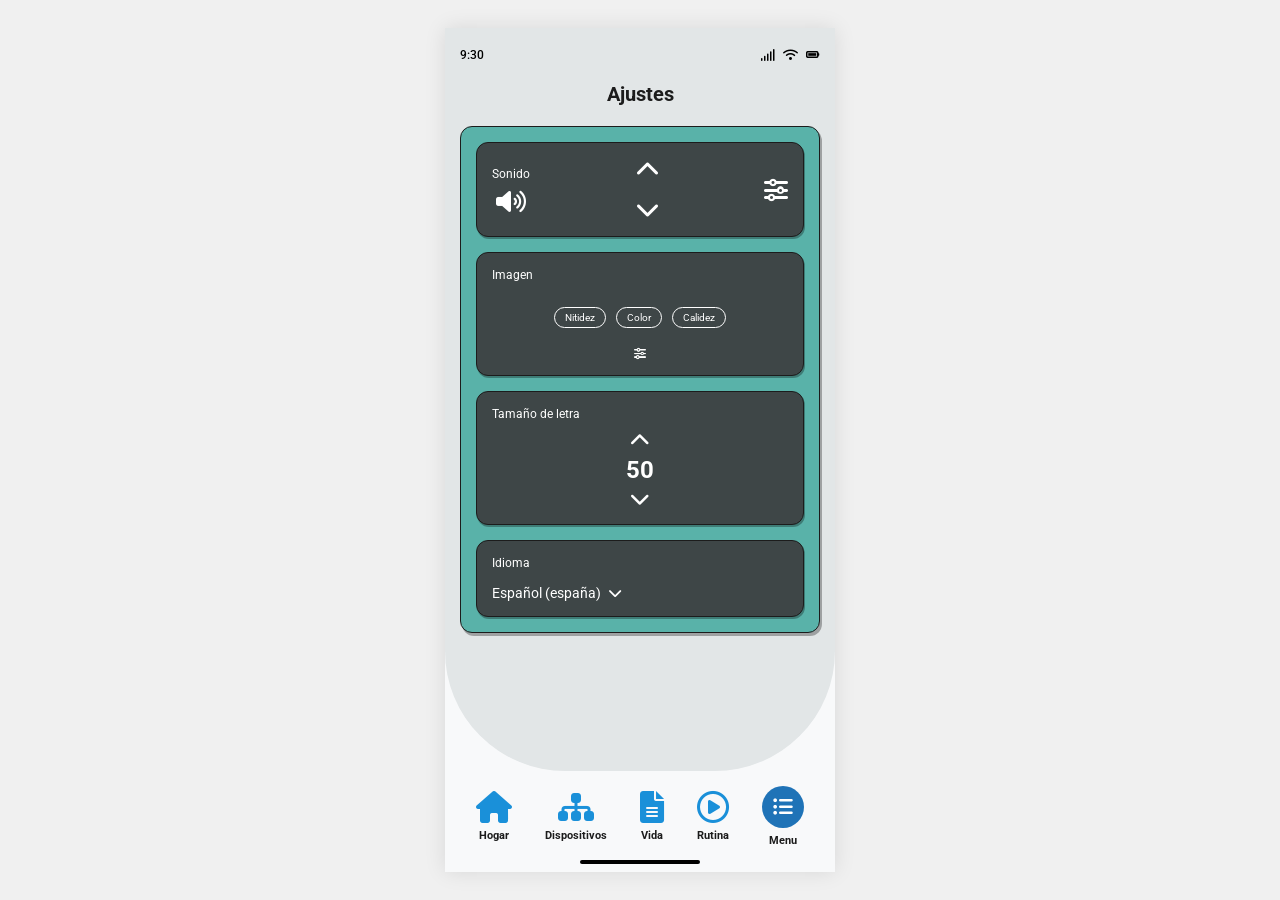
<file: ajustes.html>
<!DOCTYPE html>
<html lang="es">
<head>
    <meta charset="UTF-8">
    <meta name="viewport" content="width=device-width, initial-scale=1.0">
    <title>Smart-Hub - Ajustes</title>
    <link rel="stylesheet" href="style.css">
    <link rel="stylesheet" href="https://cdnjs.cloudflare.com/ajax/libs/font-awesome/6.0.0/css/all.min.css">
    <link href="https://fonts.googleapis.com/css2?family=Roboto:wght@400;500;700&display=swap" rel="stylesheet">
</head>
<body>
    <div class="mobile-container">
        <div class="main-curve-background dashboard-curve">
            <header class="top-bar">
                <div class="status-bar-mock">
                    <span>9:30</span>
                    <div class="status-icons">
                        <i class="fa-solid fa-signal"></i>
                        <i class="fa-solid fa-wifi"></i>
                        <i class="fa-solid fa-battery-full"></i>
                    </div>
                </div>
            </header>

            <main class="dashboard-content">
                <h2 class="section-title text-center" style="text-align: center; margin-bottom: 20px;">Ajustes</h2>
                
                <div class="settings-container">
                    
                    <div class="setting-card row-layout">
                        <div class="setting-col">
                            <span>Sonido</span>
                            <i class="fa-solid fa-volume-high large-icon"></i>
                        </div>
                        <div class="setting-col center-arrows">
                            <i class="fa-solid fa-chevron-up"></i>
                            <i class="fa-solid fa-chevron-down"></i>
                        </div>
                        <div class="setting-col">
                            <i class="fa-solid fa-sliders large-icon"></i>
                        </div>
                    </div>

                    <div class="setting-card col-layout">
                        <span style="align-self: flex-start; margin-bottom: 10px;">Imagen</span>
                        <div class="pill-group">
                            <div class="outline-pill">Nitidez</div>
                            <div class="outline-pill">Color</div>
                            <div class="outline-pill">Calidez</div>
                        </div>
                        <i class="fa-solid fa-sliders" style="margin-top: 10px;"></i>
                    </div>

                    <div class="setting-card col-layout">
                        <span style="align-self: flex-start;">Tamaño de letra</span>
                        <div class="font-size-control">
                            <i class="fa-solid fa-chevron-up"></i>
                            <span class="number-large">50</span>
                            <i class="fa-solid fa-chevron-down"></i>
                        </div>
                    </div>

                    <div class="setting-card row-layout" style="align-items: flex-end;">
                        <div class="setting-col" style="align-items: flex-start; gap: 15px;">
                            <span>Idioma</span>
                            <span style="font-size: 14px;">Español (españa) <i class="fa-solid fa-chevron-down" style="margin-left:5px;"></i></span>
                        </div>
                    </div>

                </div>
            </main>
        </div>

        <nav class="bottom-nav">
            <div class="nav-item">
                <i class="fa-solid fa-house nav-icon-plain"></i>
                <span>Hogar</span>
            </div>
            <div class="nav-item">
                <i class="fa-solid fa-sitemap nav-icon-plain"></i>
                <span>Dispositivos</span>
            </div>
            <div class="nav-item">
                <i class="fa-solid fa-file-lines nav-icon-plain"></i>
                <span>Vida</span>
            </div>
            <div class="nav-item">
                <i class="fa-regular fa-circle-play nav-icon-plain"></i>
                <span>Rutina</span>
            </div>
            <div class="nav-item active">
                <div class="nav-icon-bg dark-blue">
                    <i class="fa-solid fa-list-ul"></i>
                </div>
                <span>Menu</span>
            </div>
        </nav>
        <div class="home-indicator bottom-fixed"></div>
    </div>
    <script src="script.js"></script>
</body>
</html>
</file>
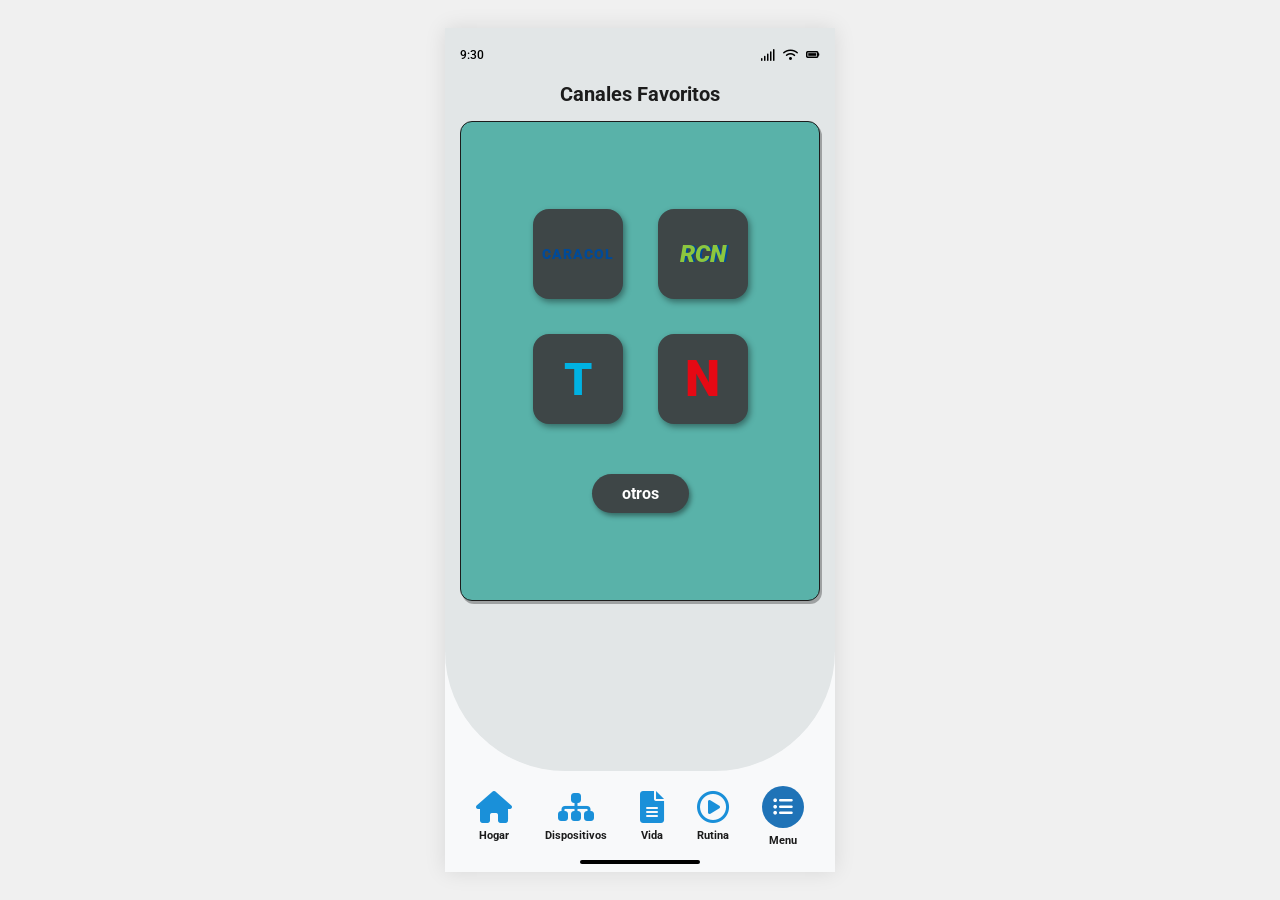
<file: canales-tv.html>
<!DOCTYPE html>
<html lang="es">
<head>
    <meta charset="UTF-8">
    <meta name="viewport" content="width=device-width, initial-scale=1.0">
    <title>Smart-Hub - Canales</title>
    <link rel="stylesheet" href="style.css">
    <link rel="stylesheet" href="https://cdnjs.cloudflare.com/ajax/libs/font-awesome/6.0.0/css/all.min.css">
    <link href="https://fonts.googleapis.com/css2?family=Roboto:wght@400;500;700;900&display=swap" rel="stylesheet">
</head>
<body>
    <div class="mobile-container">
        <div class="main-curve-background dashboard-curve">
            <header class="top-bar">
                <div class="status-bar-mock">
                    <span>9:30</span>
                    <div class="status-icons">
                        <i class="fa-solid fa-signal"></i>
                        <i class="fa-solid fa-wifi"></i>
                        <i class="fa-solid fa-battery-full"></i>
                    </div>
                </div>
            </header>

            <main class="dashboard-content">
                <h2 class="section-title text-center" style="text-align: center; margin-bottom: 15px;">Canales Favoritos</h2>
                
                <div class="channels-container">
                    
                    <div class="channels-grid">
                        <div class="channel-card">
                            <span class="logo-caracol">CARACOL</span>
                        </div>
                        <div class="channel-card">
                            <span class="logo-rcn">RCN</span>
                        </div>
                        <div class="channel-card">
                            <span class="logo-telemundo">T</span>
                        </div>
                        <div class="channel-card">
                            <span class="logo-netflix">N</span>
                        </div>
                    </div>

                    <button class="btn-otros">otros</button>

                </div>
            </main>
        </div>

        <nav class="bottom-nav">
            <div class="nav-item">
                <i class="fa-solid fa-house nav-icon-plain"></i>
                <span>Hogar</span>
            </div>
            <div class="nav-item">
                <i class="fa-solid fa-sitemap nav-icon-plain"></i>
                <span>Dispositivos</span>
            </div>
            <div class="nav-item">
                <i class="fa-solid fa-file-lines nav-icon-plain"></i>
                <span>Vida</span>
            </div>
            <div class="nav-item">
                <i class="fa-regular fa-circle-play nav-icon-plain"></i>
                <span>Rutina</span>
            </div>
            <div class="nav-item">
                <div class="nav-icon-bg dark-blue">
                    <i class="fa-solid fa-list-ul"></i>
                </div>
                <span>Menu</span>
            </div>
        </nav>
        <div class="home-indicator bottom-fixed"></div>
    </div>
    <script src="script.js"></script>
</body>
</html>
</file>
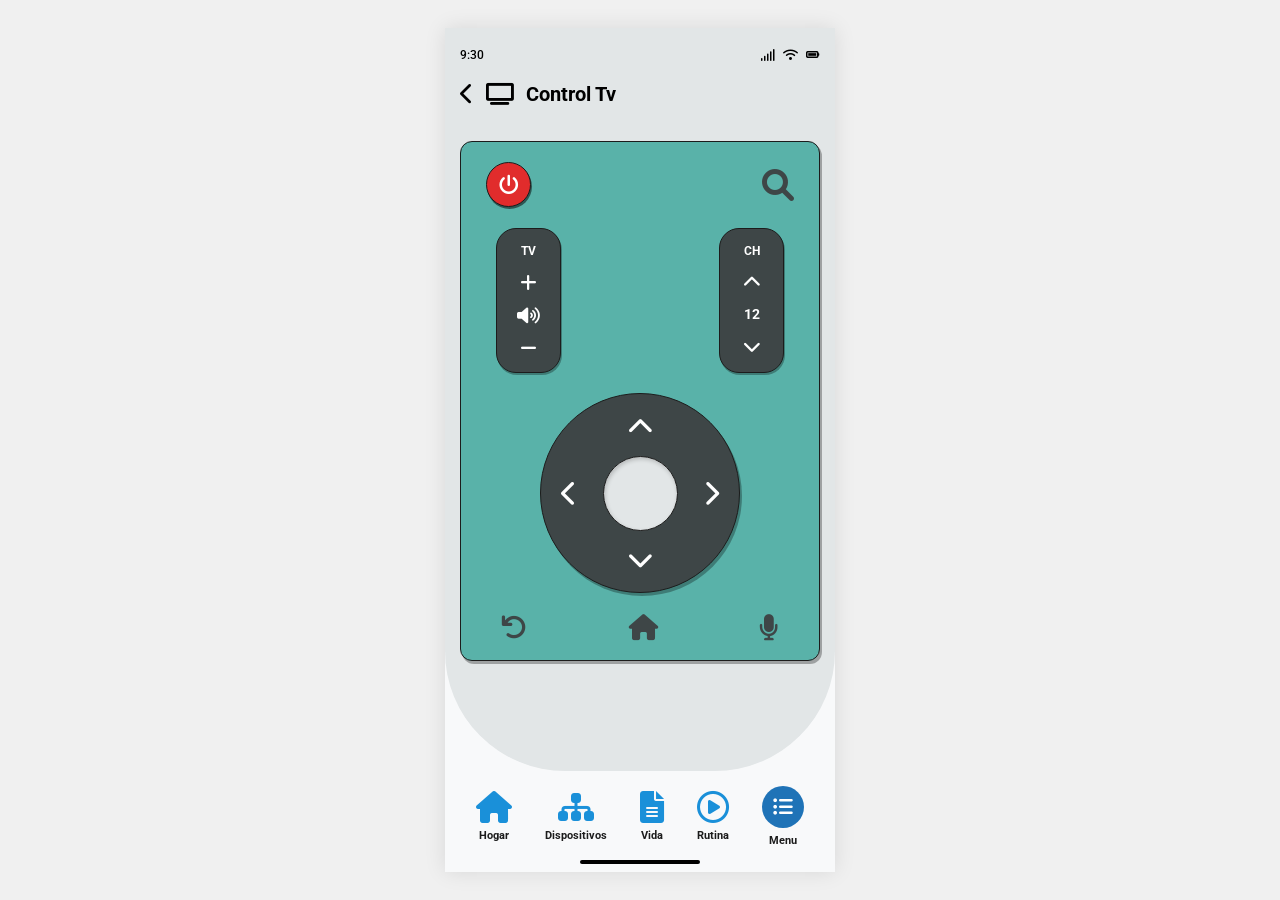
<file: control-tv.html>
<!DOCTYPE html>
<html lang="es">
<head>
    <meta charset="UTF-8">
    <meta name="viewport" content="width=device-width, initial-scale=1.0">
    <title>Smart-Hub - Control TV</title>
    <link rel="stylesheet" href="style.css">
    <link rel="stylesheet" href="https://cdnjs.cloudflare.com/ajax/libs/font-awesome/6.0.0/css/all.min.css">
    <link href="https://fonts.googleapis.com/css2?family=Roboto:wght@400;500;700&display=swap" rel="stylesheet">
</head>
<body>
    <div class="mobile-container">
        <div class="main-curve-background dashboard-curve">
            <header class="top-bar">
                <div class="status-bar-mock">
                    <span>9:30</span>
                    <div class="status-icons">
                        <i class="fa-solid fa-signal"></i>
                        <i class="fa-solid fa-wifi"></i>
                        <i class="fa-solid fa-battery-full"></i>
                    </div>
                </div>
                
                <div class="dashboard-header">
                    <div class="header-left">
                        <i class="fa-solid fa-chevron-left back-btn" style="cursor: pointer;"></i>
                        <i class="fa-solid fa-tv"></i>
                        <span class="home-title">Control Tv</span>
                    </div>
                </div>
            </header>

            <main class="dashboard-content">
                <div class="remote-container">
                    
                    <div class="remote-top">
                        <button class="power-btn-large">
                            <i class="fa-solid fa-power-off"></i>
                        </button>
                        <i class="fa-solid fa-magnifying-glass search-icon-large" style="cursor: pointer;"></i>
                    </div>

                    <div class="remote-vol-ch">
                        <div class="dark-pill">
                            <span class="pill-title">TV</span>
                            <i class="fa-solid fa-plus" style="cursor: pointer;"></i>
                            <i class="fa-solid fa-volume-high"></i>
                            <i class="fa-solid fa-minus" style="cursor: pointer;"></i>
                        </div>
                        <div class="dark-pill">
                            <span class="pill-title">CH</span>
                            <i class="fa-solid fa-chevron-up" style="cursor: pointer;"></i>
                            <span class="ch-number-btn" style="font-size: 14px; font-weight: bold; cursor: pointer;">12</span>
                            <i class="fa-solid fa-chevron-down" style="cursor: pointer;"></i>
                        </div>
                    </div>

                    <div class="d-pad-container">
                        <div class="d-pad-outer">
                            <i class="fa-solid fa-chevron-up pad-up"></i>
                            <i class="fa-solid fa-chevron-right pad-right"></i>
                            <i class="fa-solid fa-chevron-down pad-down"></i>
                            <i class="fa-solid fa-chevron-left pad-left"></i>
                            <div class="d-pad-inner"></div>
                        </div>
                    </div>

                    <div class="remote-bottom">
                        <i class="fa-solid fa-arrow-rotate-left"></i>
                        <i class="fa-solid fa-house btn-home-tv" style="cursor: pointer;"></i>
                        <i class="fa-solid fa-microphone"></i>
                    </div>

                </div>
            </main>
        </div>

        <nav class="bottom-nav">
            <div class="nav-item">
                <i class="fa-solid fa-house nav-icon-plain"></i>
                <span>Hogar</span>
            </div>
            <div class="nav-item">
                <i class="fa-solid fa-sitemap nav-icon-plain"></i>
                <span>Dispositivos</span>
            </div>
            <div class="nav-item">
                <i class="fa-solid fa-file-lines nav-icon-plain"></i>
                <span>Vida</span>
            </div>
            <div class="nav-item">
                <i class="fa-regular fa-circle-play nav-icon-plain"></i>
                <span>Rutina</span>
            </div>
            <div class="nav-item">
                <div class="nav-icon-bg dark-blue">
                    <i class="fa-solid fa-list-ul"></i>
                </div>
                <span>Menu</span>
            </div>
        </nav>
        <div class="home-indicator bottom-fixed"></div>
    </div>
    <script src="script.js"></script>
</body>
</html>
</file>
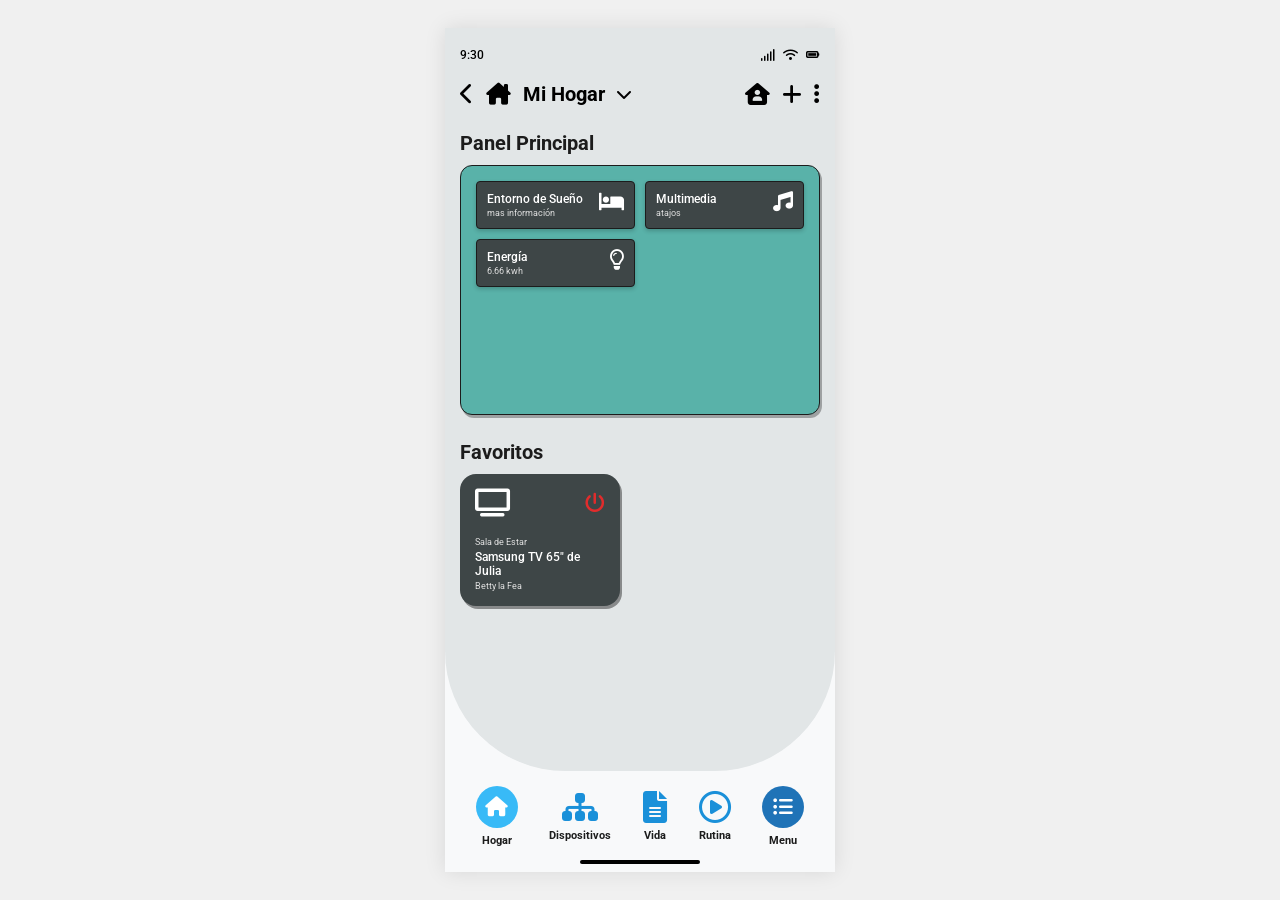
<file: dashboard.html>
<!DOCTYPE html>
<html lang="es">
<head>
    <meta charset="UTF-8">
    <meta name="viewport" content="width=device-width, initial-scale=1.0">
    <title>Smart-Hub - Dashboard</title>
    <link rel="stylesheet" href="style.css">
    <link rel="stylesheet" href="https://cdnjs.cloudflare.com/ajax/libs/font-awesome/6.0.0/css/all.min.css">
    <link href="https://fonts.googleapis.com/css2?family=Roboto:wght@400;500;700&display=swap" rel="stylesheet">
</head>
<body>
    <div class="mobile-container">
        <div class="main-curve-background dashboard-curve">
            <header class="top-bar">
                <div class="status-bar-mock">
                    <span>9:30</span>
                    <div class="status-icons">
                        <i class="fa-solid fa-signal"></i>
                        <i class="fa-solid fa-wifi"></i>
                        <i class="fa-solid fa-battery-full"></i>
                    </div>
                </div>
                
                <div class="dashboard-header">
                    <div class="header-left">
                        <i class="fa-solid fa-chevron-left back-to-login" style="cursor: pointer;"></i>
                        <i class="fa-solid fa-house-chimney"></i>
                        <span class="home-title">Mi Hogar</span>
                        <i class="fa-solid fa-chevron-down text-small"></i>
                    </div>
                    <div class="header-right">
                        <i class="fa-solid fa-house-user"></i>
                        <i class="fa-solid fa-plus"></i>
                        <i class="fa-solid fa-ellipsis-vertical"></i>
                    </div>
                </div>
            </header>

            <main class="dashboard-content">
                <h2 class="section-title">Panel Principal</h2>
                <div class="panel-container">
                    <div class="panel-grid">
                        <div class="panel-card sleep-card" style="cursor: pointer;">
                            <div class="card-info">
                                <h3>Entorno de Sueño</h3>
                                <p>mas información</p>
                            </div>
                            <i class="fa-solid fa-bed card-icon"></i>
                        </div>
                        <div class="panel-card" style="cursor: pointer;">
                            <div class="card-info">
                                <h3>Multimedia</h3>
                                <p>atajos</p>
                            </div>
                            <i class="fa-solid fa-music card-icon"></i>
                        </div>
                        <div class="panel-card" style="cursor: pointer;">
                            <div class="card-info">
                                <h3>Energía</h3>
                                <p>6.66 kwh</p>
                            </div>
                            <i class="fa-regular fa-lightbulb card-icon"></i>
                        </div>
                    </div>
                </div>

                <h2 class="section-title">Favoritos</h2>
                <div class="favorite-card">
                    <div class="fav-top">
                        <i class="fa-solid fa-tv"></i>
                        <i class="fa-solid fa-power-off power-btn"></i>
                    </div>
                    <div class="fav-bottom">
                        <p class="fav-location">Sala de Estar</p>
                        <h3>Samsung TV 65" de Julia</h3>
                        <p class="fav-status">Betty la Fea</p>
                    </div>
                </div>
            </main>
        </div>

        <nav class="bottom-nav">
            <div class="nav-item active">
                <div class="nav-icon-bg light-blue">
                    <i class="fa-solid fa-house"></i>
                </div>
                <span>Hogar</span>
            </div>
            <div class="nav-item">
                <i class="fa-solid fa-sitemap nav-icon-plain"></i>
                <span>Dispositivos</span>
            </div>
            <div class="nav-item">
                <i class="fa-solid fa-file-lines nav-icon-plain"></i>
                <span>Vida</span>
            </div>
            <div class="nav-item">
                <i class="fa-regular fa-circle-play nav-icon-plain"></i>
                <span>Rutina</span>
            </div>
            <div class="nav-item">
                <div class="nav-icon-bg dark-blue">
                    <i class="fa-solid fa-list-ul"></i>
                </div>
                <span>Menu</span>
            </div>
        </nav>

        <div class="home-indicator bottom-fixed"></div>
    </div>
    
    <script src="script.js"></script>
</body>
</html>
</file>
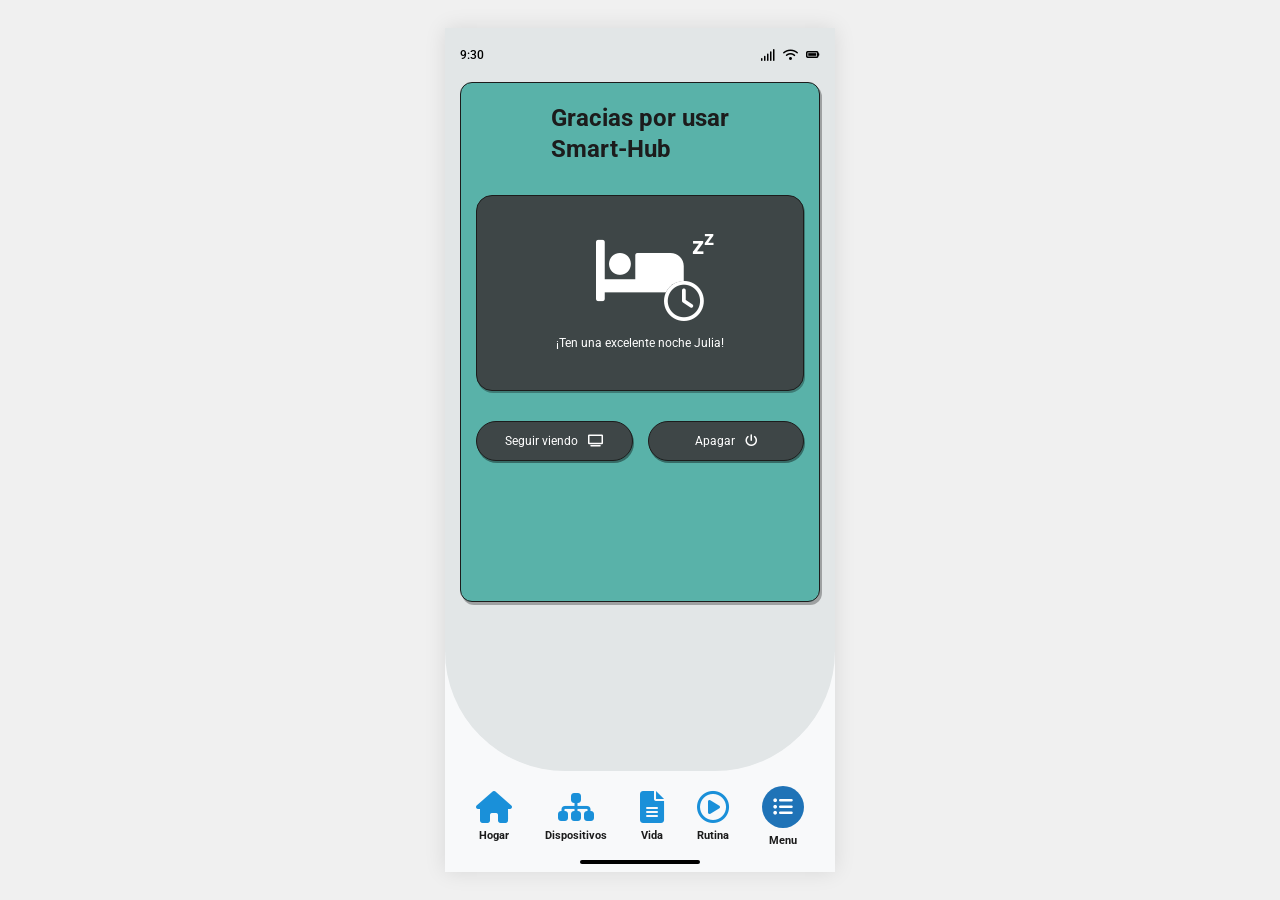
<file: entorno-sueno.html>
<!DOCTYPE html>
<html lang="es">
<head>
    <meta charset="UTF-8">
    <meta name="viewport" content="width=device-width, initial-scale=1.0">
    <title>Smart-Hub - Sueño</title>
    <link rel="stylesheet" href="style.css">
    <link rel="stylesheet" href="https://cdnjs.cloudflare.com/ajax/libs/font-awesome/6.0.0/css/all.min.css">
    <link href="https://fonts.googleapis.com/css2?family=Roboto:wght@400;500;700&display=swap" rel="stylesheet">
</head>
<body>
    <div class="mobile-container">
        <div class="main-curve-background dashboard-curve">
            <header class="top-bar">
                <div class="status-bar-mock">
                    <span>9:30</span>
                    <div class="status-icons">
                        <i class="fa-solid fa-signal"></i>
                        <i class="fa-solid fa-wifi"></i>
                        <i class="fa-solid fa-battery-full"></i>
                    </div>
                </div>
            </header>

            <main class="dashboard-content" style="height: 100%; display: flex; flex-direction: column;">
                
                <div class="sleep-container">
                    <h2 class="section-title text-center" style="font-size: 24px; line-height: 1.3;">Gracias por usar<br>Smart-Hub</h2>
                    
                    <div class="sleep-card-large">
                        <div class="sleep-icons">
                            <i class="fa-solid fa-bed"></i>
                            <i class="fa-regular fa-clock clock-overlay"></i>
                            <span class="zzz">z<sup>z</sup></span>
                        </div>
                        <p class="sleep-text">¡Ten una excelente noche Julia!</p>
                    </div>

                    <div class="sleep-actions">
                        <button class="action-dark-btn btn-seguir">
                            Seguir viendo <i class="fa-solid fa-tv"></i>
                        </button>
                        <button class="action-dark-btn btn-apagar">
                            Apagar <i class="fa-solid fa-power-off"></i>
                        </button>
                    </div>
                </div>

            </main>
        </div>

        <nav class="bottom-nav">
            <div class="nav-item">
                <i class="fa-solid fa-house nav-icon-plain"></i>
                <span>Hogar</span>
            </div>
            <div class="nav-item">
                <i class="fa-solid fa-sitemap nav-icon-plain"></i>
                <span>Dispositivos</span>
            </div>
            <div class="nav-item">
                <i class="fa-solid fa-file-lines nav-icon-plain"></i>
                <span>Vida</span>
            </div>
            <div class="nav-item">
                <i class="fa-regular fa-circle-play nav-icon-plain"></i>
                <span>Rutina</span>
            </div>
            <div class="nav-item">
                <div class="nav-icon-bg dark-blue">
                    <i class="fa-solid fa-list-ul"></i>
                </div>
                <span>Menu</span>
            </div>
        </nav>
        <div class="home-indicator bottom-fixed"></div>
    </div>
    <script src="script.js"></script>
</body>
</html>
</file>
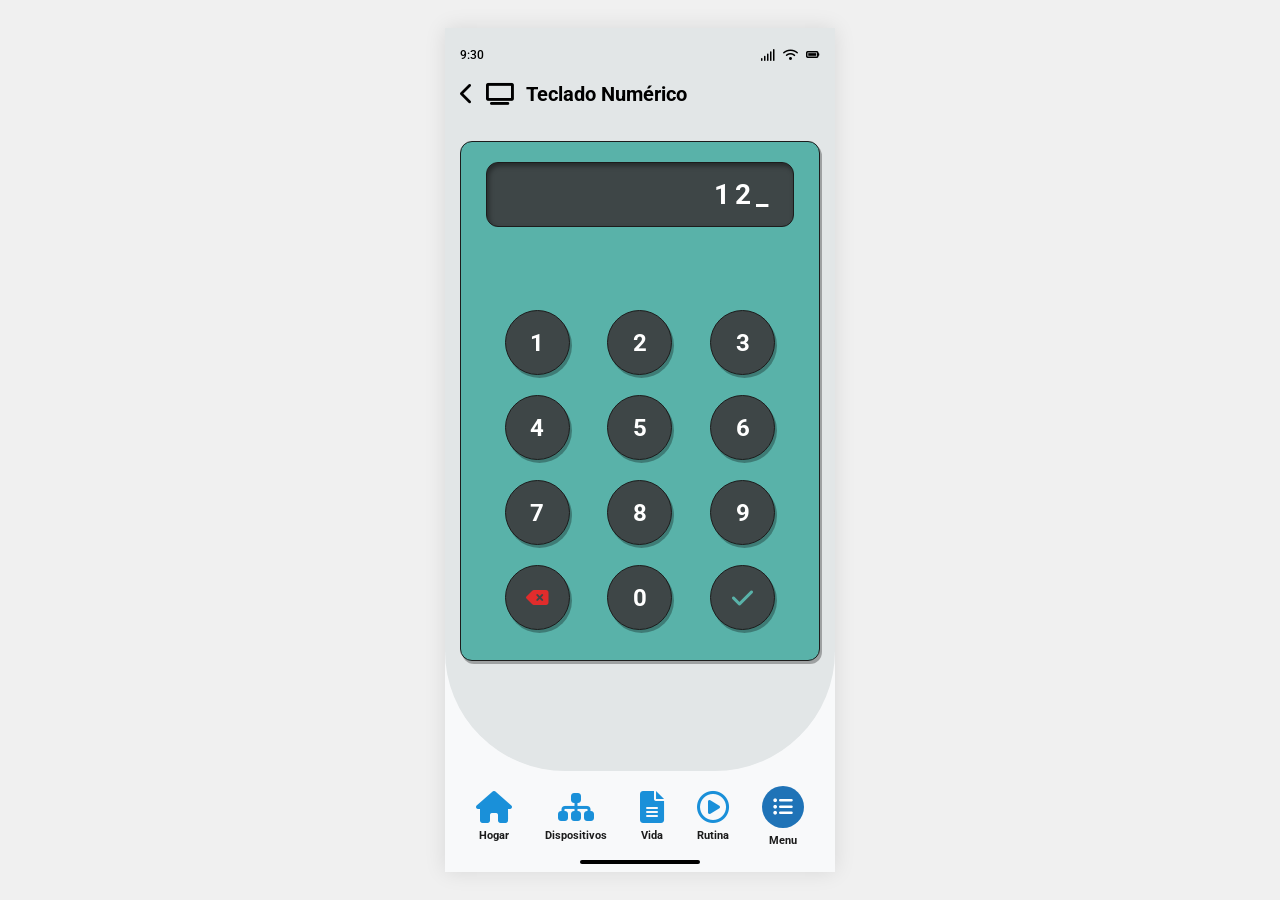
<file: teclado-tv.html>
<!DOCTYPE html>
<html lang="es">
<head>
    <meta charset="UTF-8">
    <meta name="viewport" content="width=device-width, initial-scale=1.0">
    <title>Smart-Hub - Teclado TV</title>
    <link rel="stylesheet" href="style.css">
    <link rel="stylesheet" href="https://cdnjs.cloudflare.com/ajax/libs/font-awesome/6.0.0/css/all.min.css">
    <link href="https://fonts.googleapis.com/css2?family=Roboto:wght@400;500;700&display=swap" rel="stylesheet">
</head>
<body>
    <div class="mobile-container">
        <div class="main-curve-background dashboard-curve">
            <header class="top-bar">
                <div class="status-bar-mock">
                    <span>9:30</span>
                    <div class="status-icons">
                        <i class="fa-solid fa-signal"></i>
                        <i class="fa-solid fa-wifi"></i>
                        <i class="fa-solid fa-battery-full"></i>
                    </div>
                </div>
                
                <div class="dashboard-header">
                    <div class="header-left">
                        <i class="fa-solid fa-chevron-left back-btn-teclado" style="cursor: pointer;"></i>
                        <i class="fa-solid fa-tv"></i>
                        <span class="home-title">Teclado Numérico</span>
                    </div>
                </div>
            </header>

            <main class="dashboard-content">
                <div class="remote-container">
                    
                    <div class="numpad-display">
                        <span>12_</span>
                    </div>

                    <div class="numpad-grid">
                        <div class="num-key">1</div>
                        <div class="num-key">2</div>
                        <div class="num-key">3</div>
                        <div class="num-key">4</div>
                        <div class="num-key">5</div>
                        <div class="num-key">6</div>
                        <div class="num-key">7</div>
                        <div class="num-key">8</div>
                        <div class="num-key">9</div>
                        <div class="num-key key-action">
                            <i class="fa-solid fa-delete-left"></i>
                        </div>
                        <div class="num-key">0</div>
                        <div class="num-key key-confirm">
                            <i class="fa-solid fa-check"></i>
                        </div>
                    </div>

                </div>
            </main>
        </div>

        <nav class="bottom-nav">
            <div class="nav-item">
                <i class="fa-solid fa-house nav-icon-plain"></i>
                <span>Hogar</span>
            </div>
            <div class="nav-item">
                <i class="fa-solid fa-sitemap nav-icon-plain"></i>
                <span>Dispositivos</span>
            </div>
            <div class="nav-item">
                <i class="fa-solid fa-file-lines nav-icon-plain"></i>
                <span>Vida</span>
            </div>
            <div class="nav-item">
                <i class="fa-regular fa-circle-play nav-icon-plain"></i>
                <span>Rutina</span>
            </div>
            <div class="nav-item">
                <div class="nav-icon-bg dark-blue">
                    <i class="fa-solid fa-list-ul"></i>
                </div>
                <span>Menu</span>
            </div>
        </nav>
        <div class="home-indicator bottom-fixed"></div>
    </div>
    <script src="script.js"></script>
</body>
</html>
</file>
<file: style.css>
:root {
    --bg-outside: #F0F0F0;
    --bg-curve: #E2E6E7;
    --btn-primary: #59B2A9;
    --btn-google: #000000;
    --text-main: #1C1C1C;
    --text-secondary: #555555;
}

* {
    margin: 0;
    padding: 0;
    box-sizing: border-box;
    font-family: 'Roboto', sans-serif;
}

body {
    background-color: var(--bg-outside);
    display: flex;
    justify-content: center;
    align-items: center;
    min-height: 100vh;
}

.mobile-container {
    width: 390px;
    height: 844px;
    background-color: #F8F9FA;
    position: relative;
    overflow: hidden;
    box-shadow: 0 0 20px rgba(0,0,0,0.1);
}

.main-curve-background {
    background-color: var(--bg-curve);
    height: 85%;
    border-bottom-left-radius: 120px;
    border-bottom-right-radius: 120px;
    display: flex;
    flex-direction: column;
    padding: 20px;
}

.top-bar {
    width: 100%;
}

.status-bar-mock {
    display: flex;
    justify-content: space-between;
    font-size: 12px;
    font-weight: 500;
    margin-bottom: 20px;
}

.status-icons i {
    margin-left: 5px;
}

.action-icons {
    display: flex;
    justify-content: flex-end;
    gap: 10px;
    font-size: 22px;
    color: var(--text-main);
}

.content {
    display: flex;
    flex-direction: column;
    align-items: center;
    margin-top: 40px;
}

.title {
    text-align: center;
    font-size: 38px;
    font-weight: 400;
    color: var(--text-main);
    line-height: 1.2;
    margin-bottom: 40px;
}

.btn-primary {
    background-color: var(--btn-primary);
    color: var(--text-main);
    border: 1.5px solid var(--text-main);
    border-radius: 8px;
    width: 220px;
    height: 50px;
    font-size: 14px;
    font-weight: 700;
    cursor: pointer;
    box-shadow: 2px 3px 0px rgba(0,0,0,0.8);
    transition: transform 0.1s;
}

.btn-primary:active {
    transform: translateY(2px);
    box-shadow: 0px 1px 0px rgba(0,0,0,0.8);
}

.login-text {
    margin: 20px 0;
    font-size: 12px;
    font-weight: 700;
    color: var(--text-main);
}

.btn-google {
    background-color: var(--btn-google);
    color: white;
    border: none;
    border-radius: 25px;
    width: 220px;
    height: 50px;
    display: flex;
    justify-content: center;
    align-items: center;
    gap: 15px;
    font-size: 16px;
    font-weight: 500;
    cursor: pointer;
    box-shadow: 0 4px 6px rgba(0,0,0,0.3);
}

.btn-google img {
    width: 24px;
    height: 24px;
    background-color: white;
    border-radius: 50%;
    padding: 2px;
}

.legal-footer {
    position: absolute;
    bottom: 20px;
    width: 100%;
    text-align: center;
    padding: 0 20px;
}

.legal-footer p {
    font-size: 9px;
    color: var(--text-secondary);
    line-height: 1.5;
    margin-bottom: 15px;
}

.home-indicator {
    width: 120px;
    height: 4px;
    background-color: black;
    border-radius: 10px;
    margin: 0 auto;
}

/*Estilos del dashboard*/
:root {
    --bg-outside: #F0F0F0;
    --bg-curve: #E2E6E7;
    --btn-primary: #59B2A9;
    --btn-google: #000000;
    --text-main: #1C1C1C;
    --text-secondary: #555555;
    
    --card-dark: #3E4647;
    --card-text-light: #E0E0E0;
    --power-red: #E12C2C;
}

* {
    margin: 0;
    padding: 0;
    box-sizing: border-box;
    font-family: 'Roboto', sans-serif;
}

body {
    background-color: var(--bg-outside);
    display: flex;
    justify-content: center;
    align-items: center;
    min-height: 100vh;
}

.mobile-container {
    width: 390px;
    height: 844px;
    background-color: #F8F9FA;
    position: relative;
    overflow: hidden;
    box-shadow: 0 0 20px rgba(0,0,0,0.1);
}

.main-curve-background {
    background-color: var(--bg-curve);
    height: 85%;
    border-bottom-left-radius: 120px;
    border-bottom-right-radius: 120px;
    display: flex;
    flex-direction: column;
    padding: 20px;
}

.dashboard-curve {
    height: 88%;
    padding: 20px 15px;
}

.top-bar {
    width: 100%;
}

.status-bar-mock {
    display: flex;
    justify-content: space-between;
    font-size: 12px;
    font-weight: 500;
    margin-bottom: 20px;
}

.status-icons i {
    margin-left: 5px;
}

.action-icons {
    display: flex;
    justify-content: flex-end;
    gap: 10px;
    font-size: 22px;
    color: var(--text-main);
}

.content {
    display: flex;
    flex-direction: column;
    align-items: center;
    margin-top: 40px;
}

.title {
    text-align: center;
    font-size: 38px;
    font-weight: 400;
    color: var(--text-main);
    line-height: 1.2;
    margin-bottom: 40px;
}

.btn-primary {
    background-color: var(--btn-primary);
    color: var(--text-main);
    border: 1.5px solid var(--text-main);
    border-radius: 8px;
    width: 220px;
    height: 50px;
    font-size: 14px;
    font-weight: 700;
    cursor: pointer;
    box-shadow: 2px 3px 0px rgba(0,0,0,0.8);
    transition: transform 0.1s;
}

.btn-primary:active {
    transform: translateY(2px);
    box-shadow: 0px 1px 0px rgba(0,0,0,0.8);
}

.login-text {
    margin: 20px 0;
    font-size: 12px;
    font-weight: 700;
    color: var(--text-main);
}

.btn-google {
    background-color: var(--btn-google);
    color: white;
    border: none;
    border-radius: 25px;
    width: 220px;
    height: 50px;
    display: flex;
    justify-content: center;
    align-items: center;
    gap: 15px;
    font-size: 16px;
    font-weight: 500;
    cursor: pointer;
    box-shadow: 0 4px 6px rgba(0,0,0,0.3);
}

.btn-google img {
    width: 24px;
    height: 24px;
    background-color: white;
    border-radius: 50%;
    padding: 2px;
}

.legal-footer {
    position: absolute;
    bottom: 20px;
    width: 100%;
    text-align: center;
    padding: 0 20px;
}

.legal-footer p {
    font-size: 9px;
    color: var(--text-secondary);
    line-height: 1.5;
    margin-bottom: 15px;
}

.home-indicator {
    width: 120px;
    height: 4px;
    background-color: black;
    border-radius: 10px;
    margin: 0 auto;
}

.dashboard-header {
    display: flex;
    justify-content: space-between;
    align-items: center;
    margin-top: 10px;
    margin-bottom: 25px;
    font-size: 22px;
}

.header-left, .header-right {
    display: flex;
    align-items: center;
    gap: 12px;
}

.home-title {
    font-size: 20px;
    font-weight: 700;
}

.text-small {
    font-size: 16px;
}

.dashboard-content {
    width: 100%;
}

.section-title {
    font-size: 20px;
    font-weight: 700;
    margin-bottom: 10px;
    color: var(--text-main);
}

.panel-container {
    background-color: var(--btn-primary);
    border: 1px solid var(--text-main);
    border-radius: 12px;
    padding: 15px;
    min-height: 250px;
    margin-bottom: 25px;
    box-shadow: 2px 3px 0px rgba(0,0,0,0.3);
}

.panel-grid {
    display: flex;
    flex-wrap: wrap;
    gap: 10px;
}

.panel-card {
    background-color: var(--card-dark);
    border: 1px solid var(--text-main);
    border-radius: 4px;
    padding: 10px;
    display: flex;
    justify-content: space-between;
    align-items: flex-start;
    color: white;
    width: 100%;
    box-shadow: 0 2px 4px rgba(0,0,0,0.2);
}

.panel-card:nth-child(1), .panel-card:nth-child(2) {
    width: calc(50% - 5px);
}

.panel-card:nth-child(3) {
    width: calc(50% - 5px);
}

.card-info h3 {
    font-size: 12px;
    font-weight: 500;
    margin-bottom: 2px;
}

.card-info p {
    font-size: 9px;
    color: var(--card-text-light);
}

.card-icon {
    font-size: 20px;
    color: white;
}

.favorite-card {
    background-color: var(--card-dark);
    border-radius: 16px;
    padding: 15px;
    width: 160px;
    color: white;
    box-shadow: 2px 3px 0px rgba(0,0,0,0.4);
    cursor: pointer;
    transition: transform 0.1s;
}

.favorite-card:active {
    transform: translateY(2px);
    box-shadow: 0px 1px 0px rgba(0,0,0,0.4);
}

.fav-top {
    display: flex;
    justify-content: space-between;
    align-items: center;
    font-size: 28px;
    margin-bottom: 20px;
}

.power-btn {
    color: var(--power-red);
    font-size: 20px;
    cursor: pointer;
}

.fav-bottom h3 {
    font-size: 12px;
    font-weight: 500;
    margin: 3px 0;
}

.fav-location, .fav-status {
    font-size: 9px;
    color: var(--card-text-light);
}

.bottom-nav {
    position: absolute;
    bottom: 25px;
    left: 0;
    width: 100%;
    display: flex;
    justify-content: space-around;
    align-items: center;
    padding: 0 15px;
    background-color: transparent;
    z-index: 10;
}

.nav-item {
    display: flex;
    flex-direction: column;
    align-items: center;
    gap: 6px;
    cursor: pointer;
}

.nav-icon-plain {
    font-size: 32px;
    color: #1A90D9;
}

.nav-icon-bg {
    width: 42px;
    height: 42px;
    display: flex;
    justify-content: center;
    align-items: center;
    border-radius: 50%;
    color: white;
    font-size: 20px;
}

.nav-icon-bg.light-blue {
    background-color: #38BAF7;
}

.nav-icon-bg.dark-blue {
    background-color: #1F73B7;
}

.nav-item span {
    font-size: 11px;
    font-weight: 700;
    color: var(--text-main);
}

.bottom-fixed {
    position: absolute;
    bottom: 8px;
    left: 50%;
    transform: translateX(-50%);
}

/*Estilos de los ajustes y el entorno de sueño*/

.settings-container {
    background-color: var(--btn-primary);
    border: 1px solid var(--text-main);
    border-radius: 12px;
    padding: 15px;
    display: flex;
    flex-direction: column;
    gap: 15px;
    min-height: 500px;
    box-shadow: 2px 3px 0px rgba(0,0,0,0.3);
}

.setting-card {
    background-color: var(--card-dark);
    border: 1px solid var(--text-main);
    border-radius: 12px;
    padding: 15px;
    color: white;
    box-shadow: 1px 2px 0px rgba(0,0,0,0.3);
    font-size: 12px;
}

.row-layout {
    display: flex;
    justify-content: space-between;
    align-items: center;
}

.col-layout {
    display: flex;
    flex-direction: column;
    align-items: center;
    gap: 10px;
}

.setting-col {
    display: flex;
    flex-direction: column;
    align-items: center;
    gap: 8px;
}

.center-arrows {
    font-size: 24px;
    gap: 15px;
}

.large-icon {
    font-size: 24px;
}

.pill-group {
    display: flex;
    gap: 10px;
    margin-top: 5px;
}

.outline-pill {
    border: 1px solid white;
    border-radius: 15px;
    padding: 4px 10px;
    font-size: 10px;
}

.font-size-control {
    display: flex;
    flex-direction: column;
    align-items: center;
    gap: 5px;
    font-size: 20px;
}

.number-large {
    font-size: 24px;
    font-weight: 700;
}

.sleep-container {
    background-color: var(--btn-primary);
    border: 1px solid var(--text-main);
    border-radius: 12px;
    padding: 20px 15px;
    display: flex;
    flex-direction: column;
    align-items: center;
    min-height: 520px;
    box-shadow: 2px 3px 0px rgba(0,0,0,0.3);
}

.sleep-card-large {
    background-color: var(--card-dark);
    border: 1px solid var(--text-main);
    border-radius: 16px;
    width: 100%;
    padding: 40px 20px;
    display: flex;
    flex-direction: column;
    align-items: center;
    gap: 30px;
    color: white;
    margin-top: 20px;
    margin-bottom: 30px;
    box-shadow: 1px 2px 0px rgba(0,0,0,0.3);
}

.sleep-icons {
    position: relative;
    font-size: 70px;
    display: flex;
    justify-content: center;
    align-items: center;
}

.clock-overlay {
    position: absolute;
    bottom: -15px;
    right: -20px;
    font-size: 40px;
    background-color: var(--card-dark);
    border-radius: 50%;
}

.zzz {
    position: absolute;
    top: -10px;
    right: -30px;
    font-size: 24px;
    font-weight: 700;
}

.sleep-text {
    font-size: 12px;
}

.sleep-actions {
    display: flex;
    justify-content: space-between;
    width: 100%;
    gap: 15px;
}

.action-dark-btn {
    background-color: var(--card-dark);
    color: white;
    border: 1px solid var(--text-main);
    border-radius: 20px;
    padding: 12px 15px;
    display: flex;
    justify-content: center;
    align-items: center;
    gap: 10px;
    font-size: 12px;
    flex: 1;
    cursor: pointer;
    box-shadow: 1px 2px 0px rgba(0,0,0,0.4);
    transition: transform 0.1s;
}

.action-dark-btn:active {
    transform: translateY(2px);
    box-shadow: 0px 1px 0px rgba(0,0,0,0.4);
}

/*Estilos del control*/

.remote-container {
    background-color: var(--btn-primary);
    border: 1px solid var(--text-main);
    border-radius: 12px;
    padding: 20px 25px;
    height: 520px;
    display: flex;
    flex-direction: column;
    justify-content: space-between;
    box-shadow: 2px 3px 0px rgba(0,0,0,0.3);
    margin-top: 10px;
}

.remote-top {
    display: flex;
    justify-content: space-between;
    align-items: center;
}

.power-btn-large {
    width: 45px;
    height: 45px;
    border-radius: 50%;
    background-color: var(--power-red);
    border: 1px solid var(--text-main);
    color: white;
    font-size: 20px;
    display: flex;
    justify-content: center;
    align-items: center;
    cursor: pointer;
    box-shadow: 1px 2px 0px rgba(0,0,0,0.5);
    transition: transform 0.1s;
}

.power-btn-large:active {
    transform: translateY(2px);
    box-shadow: 0px 1px 0px rgba(0,0,0,0.5);
}

.search-icon-large {
    font-size: 32px;
    color: var(--card-dark);
}

.remote-vol-ch {
    display: flex;
    justify-content: space-between;
    padding: 0 10px;
}

.dark-pill {
    background-color: var(--card-dark);
    border-radius: 20px;
    width: 65px;
    padding: 15px 0;
    display: flex;
    flex-direction: column;
    align-items: center;
    gap: 15px;
    color: white;
    font-size: 18px;
    border: 1px solid var(--text-main);
    box-shadow: 1px 2px 0px rgba(0,0,0,0.3);
}

.pill-title {
    font-size: 12px;
    font-weight: 700;
}

.d-pad-container {
    display: flex;
    justify-content: center;
    align-items: center;
}

.d-pad-outer {
    width: 200px;
    height: 200px;
    background-color: var(--card-dark);
    border-radius: 50%;
    position: relative;
    display: flex;
    justify-content: center;
    align-items: center;
    border: 1px solid var(--text-main);
    box-shadow: 2px 3px 0px rgba(0,0,0,0.3);
}

.d-pad-inner {
    width: 75px;
    height: 75px;
    background-color: var(--bg-curve);
    border-radius: 50%;
    border: 1px solid var(--text-main);
    box-shadow: inset 1px 2px 4px rgba(0,0,0,0.2);
    cursor: pointer;
}

.pad-up, .pad-down, .pad-left, .pad-right {
    position: absolute;
    color: white;
    font-size: 26px;
    cursor: pointer;
}

.pad-up { top: 20px; }
.pad-down { bottom: 20px; }
.pad-left { left: 20px; }
.pad-right { right: 20px; }

.remote-bottom {
    display: flex;
    justify-content: space-between;
    padding: 0 15px;
    font-size: 26px;
    color: var(--card-dark);
}

/*Estilos del control numerico*/
.numpad-display {
    background-color: var(--card-dark);
    color: white;
    border: 1px solid var(--text-main);
    border-radius: 12px;
    padding: 15px 20px;
    font-size: 28px;
    font-weight: 700;
    text-align: right;
    margin-bottom: 20px;
    box-shadow: inset 2px 3px 5px rgba(0,0,0,0.4);
    letter-spacing: 5px;
}

.numpad-grid {
    display: grid;
    grid-template-columns: repeat(3, 1fr);
    gap: 20px;
    padding: 10px;
    justify-items: center;
}

.num-key {
    width: 65px;
    height: 65px;
    background-color: var(--card-dark);
    color: white;
    border: 1px solid var(--text-main);
    border-radius: 50%;
    display: flex;
    justify-content: center;
    align-items: center;
    font-size: 24px;
    font-weight: 700;
    cursor: pointer;
    box-shadow: 2px 3px 0px rgba(0,0,0,0.3);
    transition: transform 0.1s;
}

.num-key:active {
    transform: translateY(2px);
    box-shadow: 0px 1px 0px rgba(0,0,0,0.3);
}

.key-action {
    color: var(--power-red);
    font-size: 20px;
}

.key-confirm {
    color: var(--btn-primary);
    font-size: 24px;
}

/*Estilos del control de canales*/

.channels-container {
    background-color: var(--btn-primary);
    border: 1px solid var(--text-main);
    border-radius: 12px;
    padding: 30px 20px;
    display: flex;
    flex-direction: column;
    align-items: center;
    justify-content: center;
    min-height: 480px;
    box-shadow: 2px 3px 0px rgba(0,0,0,0.3);
}

.channels-grid {
    display: grid;
    grid-template-columns: repeat(2, 1fr);
    gap: 35px;
    margin-bottom: 50px;
}

.channel-card {
    background-color: var(--card-dark);
    width: 90px;
    height: 90px;
    border-radius: 16px;
    display: flex;
    justify-content: center;
    align-items: center;
    box-shadow: 2px 3px 6px rgba(0,0,0,0.4);
    cursor: pointer;
    transition: transform 0.1s;
}

.channel-card:active {
    transform: translateY(2px);
    box-shadow: 0px 1px 3px rgba(0,0,0,0.4);
}

.logo-caracol {
    color: #004A98;
    font-weight: 900;
    font-size: 14px;
    letter-spacing: 1px;
}

.logo-rcn {
    color: #8CC63F;
    font-weight: 900;
    font-size: 24px;
    font-style: italic;
    text-shadow: 2px 0px #004A98;
}

.logo-telemundo {
    color: #00B2E3;
    font-weight: 900;
    font-size: 45px;
}

.logo-netflix {
    color: #E50914;
    font-weight: 900;
    font-size: 50px;
}

.btn-otros {
    background-color: var(--card-dark);
    color: white;
    border: none;
    border-radius: 20px;
    padding: 10px 30px;
    font-size: 16px;
    font-weight: 700;
    box-shadow: 2px 3px 5px rgba(0,0,0,0.4);
    cursor: pointer;
}

.btn-otros:active {
    transform: translateY(2px);
    box-shadow: 0px 1px 2px rgba(0,0,0,0.4);
}
</file>
